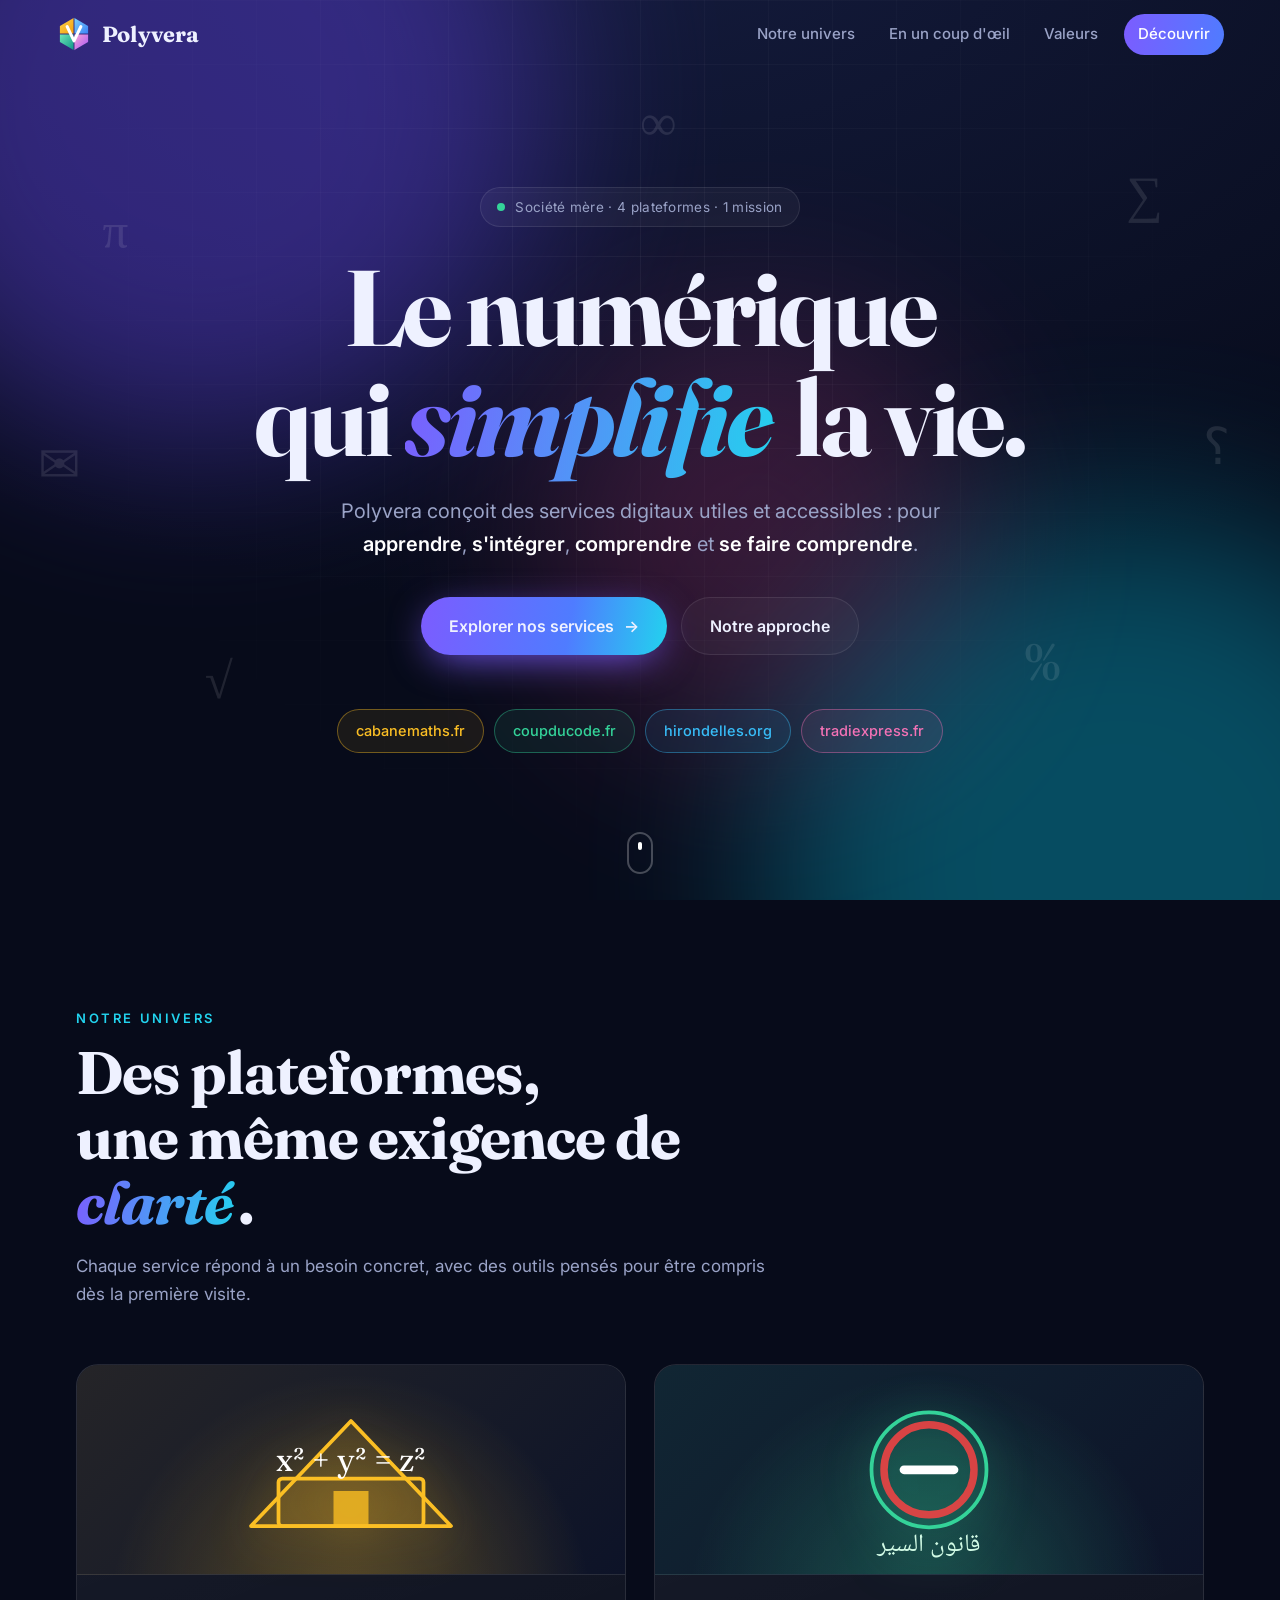
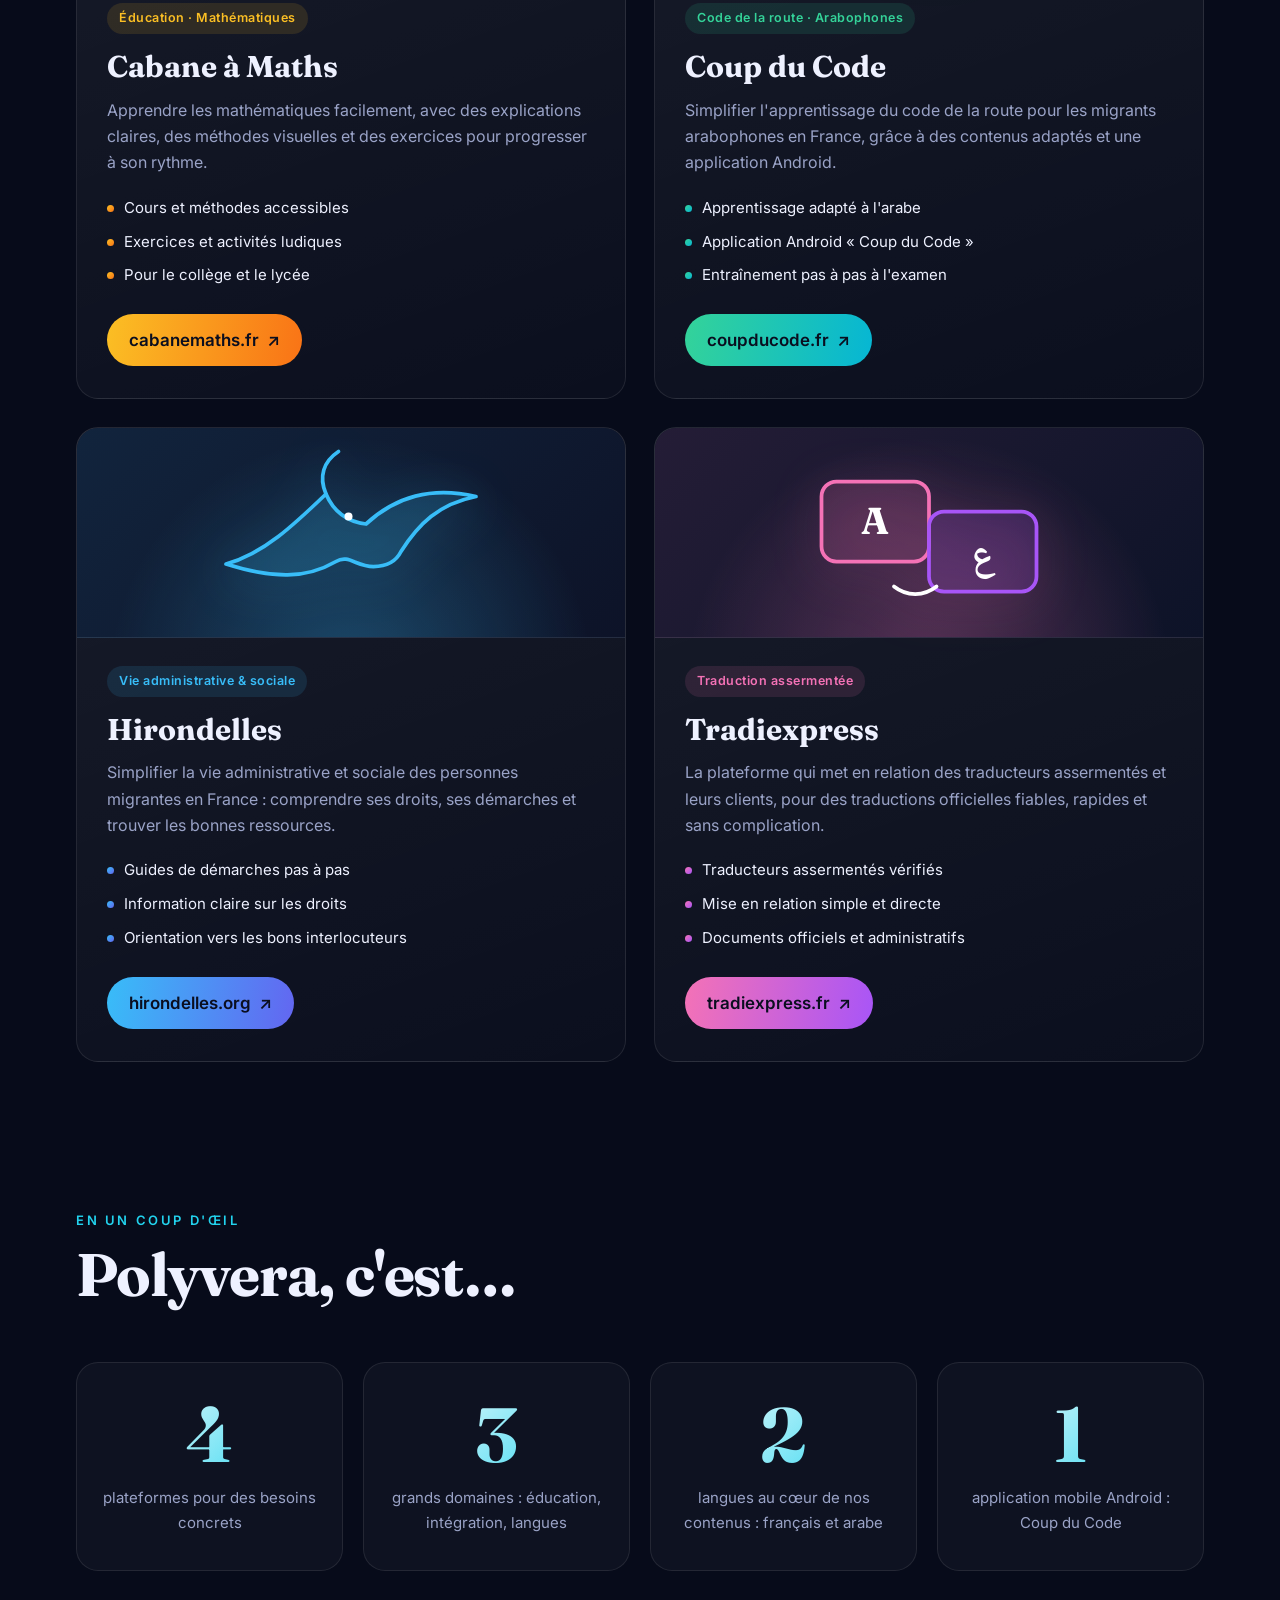
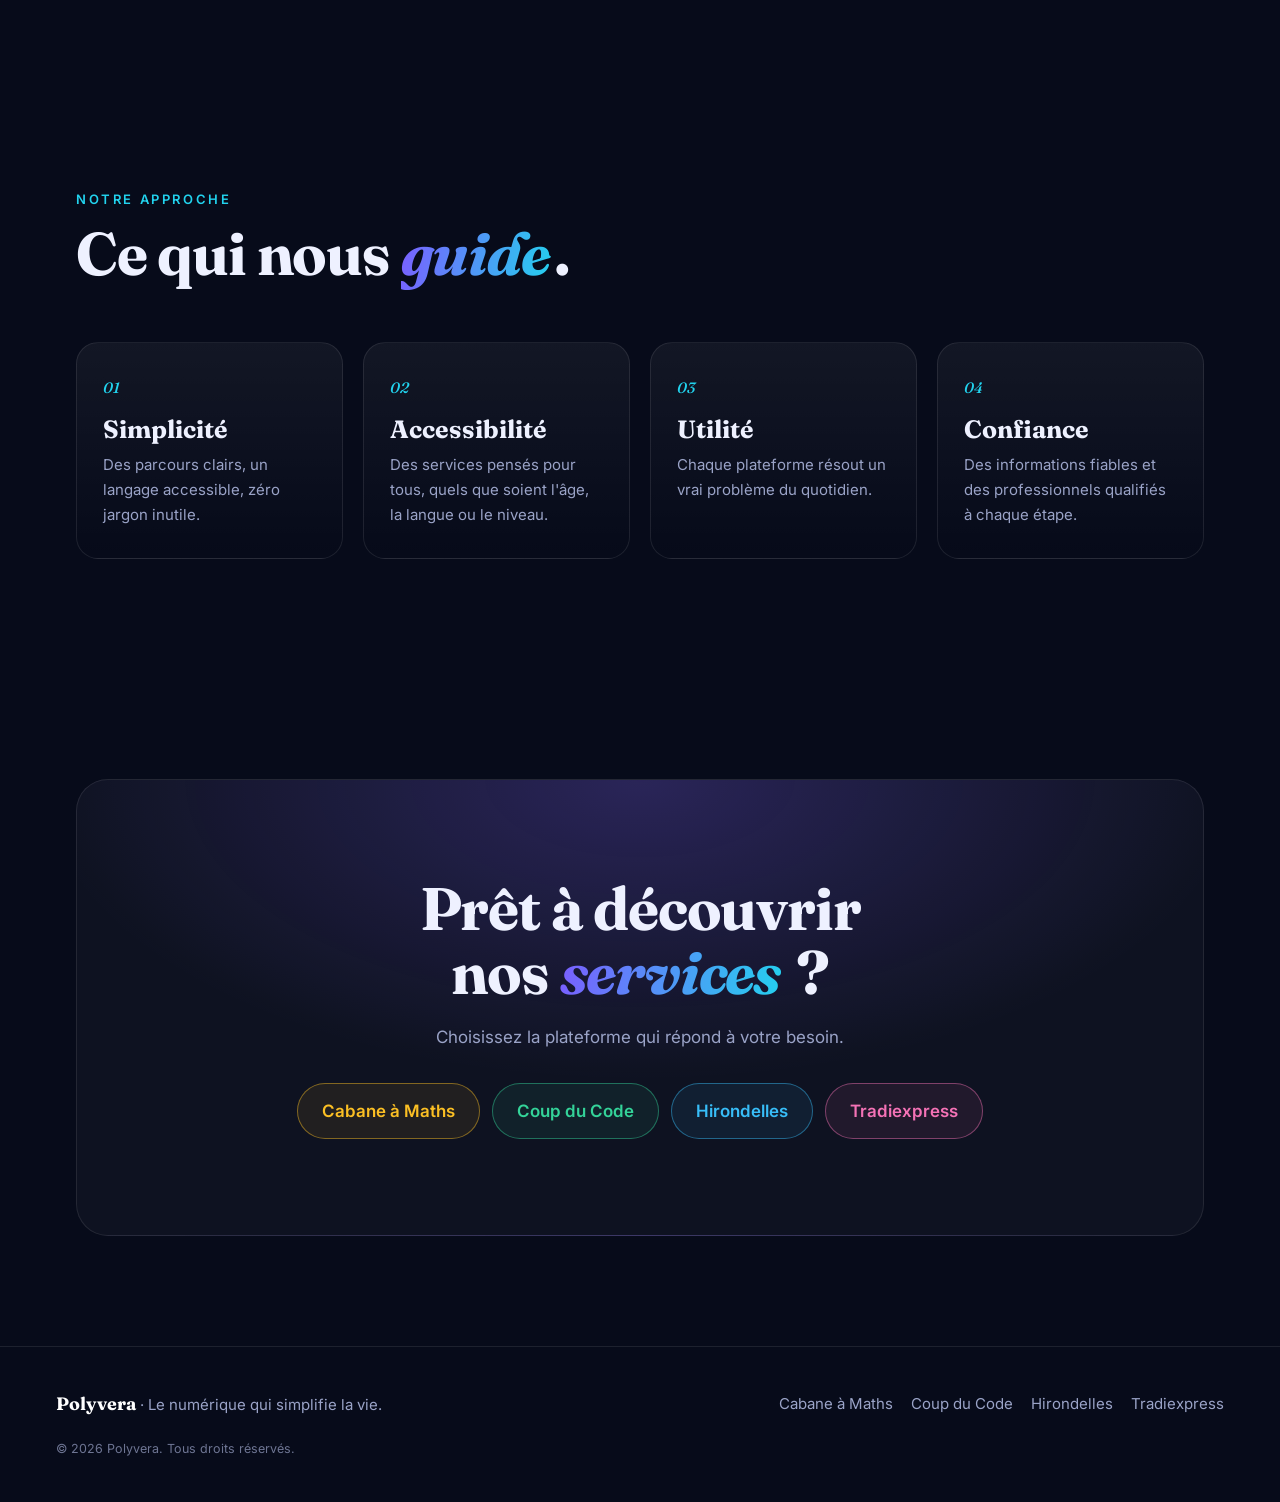
<file: index.html>
<!doctype html>
<html lang="fr">
<head>
<meta charset="utf-8">
<meta name="viewport" content="width=device-width, initial-scale=1">
<title>Polyvera — Le numérique qui simplifie la vie</title>
<meta name="description" content="Polyvera est la société mère de Cabane à Maths, Coup du Code, Hirondelles et Tradiexpress : des services digitaux pour apprendre, s'intégrer et communiquer plus simplement.">
<meta name="theme-color" content="#070b1a">
<meta property="og:title" content="Polyvera — Le numérique qui simplifie la vie">
<meta property="og:description" content="Quatre plateformes pour apprendre les maths, réussir le code de la route, faciliter les démarches et traduire en confiance.">
<meta property="og:type" content="website">
<meta property="og:image" content="logo/polyvera-logo-dark.png">
<link rel="icon" href="favicon.svg" type="image/svg+xml">
<link rel="preconnect" href="https://fonts.googleapis.com">
<link rel="preconnect" href="https://fonts.gstatic.com" crossorigin>
<link href="https://fonts.googleapis.com/css2?family=Fraunces:opsz,wght@9..144,500;9..144,700&family=Inter:wght@400;500;600;700&family=Noto+Naskh+Arabic:wght@500;700&display=swap" rel="stylesheet">
<link rel="stylesheet" href="styles.css">
</head>
<body>

<div class="aurora" aria-hidden="true"><span></span><span></span><span></span></div>

<header class="nav" id="nav">
  <a class="brand" href="#top" aria-label="Polyvera, accueil">
    <img src="logo/polyvera-icon.svg" width="36" height="36" alt="">
    <span>Polyvera</span>
  </a>
  <nav id="menu" aria-label="Navigation principale">
    <a href="#univers">Notre univers</a>
    <a href="#chiffres">En un coup d'œil</a>
    <a href="#valeurs">Valeurs</a>
    <a href="#contact" class="pill">Découvrir</a>
  </nav>
  <button class="burger" id="burger" aria-label="Ouvrir le menu" aria-expanded="false" aria-controls="menu"><i></i><i></i><i></i></button>
</header>

<main id="top">

<!-- HERO -->
<section class="hero">
  <div class="symbols" aria-hidden="true">
    <b style="--x:8%;--y:22%;--d:0s">π</b><b style="--x:88%;--y:18%;--d:-3s">∑</b>
    <b style="--x:16%;--y:72%;--d:-6s">√</b><b style="--x:80%;--y:70%;--d:-2s">%</b>
    <b style="--x:50%;--y:10%;--d:-5s">∞</b><b style="--x:94%;--y:46%;--d:-8s">؟</b>
    <b style="--x:3%;--y:48%;--d:-4s">✉</b>
  </div>
  <p class="eyebrow reveal"><span class="dot"></span><span>Société mère · <span data-sites-count>4</span> plateformes · 1 mission</span></p>
  <h1 class="reveal">Le numérique<br>qui <em>simplifie</em> la vie.</h1>
  <p class="lead reveal">Polyvera conçoit des services digitaux utiles et accessibles : pour <strong>apprendre</strong>, <strong>s'intégrer</strong>, <strong>comprendre</strong> et <strong>se faire comprendre</strong>.</p>
  <div class="cta reveal">
    <a class="btn primary" href="#univers">Explorer nos services <span aria-hidden="true">→</span></a>
    <a class="btn ghost" href="#valeurs">Notre approche</a>
  </div>

  <ul class="orbit reveal" id="orbit" aria-label="Nos plateformes"></ul>
  <a class="scroll" href="#univers" aria-label="Défiler"><span></span></a>
</section>

<!-- UNIVERS -->
<section class="section" id="univers">
  <div class="head reveal">
    <p class="kicker">Notre univers</p>
    <h2>Des plateformes,<br>une même exigence de <em>clarté</em>.</h2>
    <p>Chaque service répond à un besoin concret, avec des outils pensés pour être compris dès la première visite.</p>
  </div>

  <div class="cards" id="cards"></div>
</section>

<!-- CHIFFRES -->
<section class="section stats" id="chiffres">
  <div class="head reveal">
    <p class="kicker">En un coup d'œil</p>
    <h2>Polyvera, c'est…</h2>
  </div>
  <div class="grid4">
    <div class="stat reveal"><strong data-count="4" data-sites-count>0</strong><span>plateformes pour des besoins concrets</span></div>
    <div class="stat reveal"><strong data-count="3">0</strong><span>grands domaines : éducation, intégration, langues</span></div>
    <div class="stat reveal"><strong data-count="2">0</strong><span>langues au cœur de nos contenus : français et arabe</span></div>
    <div class="stat reveal"><strong data-count="1">0</strong><span>application mobile Android : Coup du Code</span></div>
  </div>
</section>

<!-- VALEURS -->
<section class="section" id="valeurs">
  <div class="head reveal">
    <p class="kicker">Notre approche</p>
    <h2>Ce qui nous <em>guide</em>.</h2>
  </div>
  <div class="values">
    <div class="value reveal"><i>01</i><h3>Simplicité</h3><p>Des parcours clairs, un langage accessible, zéro jargon inutile.</p></div>
    <div class="value reveal"><i>02</i><h3>Accessibilité</h3><p>Des services pensés pour tous, quels que soient l'âge, la langue ou le niveau.</p></div>
    <div class="value reveal"><i>03</i><h3>Utilité</h3><p>Chaque plateforme résout un vrai problème du quotidien.</p></div>
    <div class="value reveal"><i>04</i><h3>Confiance</h3><p>Des informations fiables et des professionnels qualifiés à chaque étape.</p></div>
  </div>
</section>

<!-- CONTACT -->
<section class="section" id="contact">
  <div class="final reveal">
    <h2>Prêt à découvrir<br>nos <em>services</em> ?</h2>
    <p>Choisissez la plateforme qui répond à votre besoin.</p>
    <div class="chips" id="chips"></div>
  </div>
</section>

</main>

<footer class="footer">
  <div><strong>Polyvera</strong> · Le numérique qui simplifie la vie.</div>
  <div class="links" id="footer-links"></div>
  <small>© <span id="year">2026</span> Polyvera. Tous droits réservés.</small>
</footer>

<script src="sites.js"></script>
<script src="script.js"></script>
</body>
</html>
</file>
<file: styles.css>
:root{
  --bg:#070b1a; --bg2:#0d1328; --ink:#eef1ff; --mute:#9aa3c7; --line:rgba(255,255,255,.09);
  --v:#7c5cff; --cy:#22d3ee;
  --serif:'Fraunces',Georgia,serif; --sans:'Inter',system-ui,-apple-system,Segoe UI,sans-serif;
  --r:22px;
}
*{box-sizing:border-box;margin:0;padding:0}
html{scroll-behavior:smooth;scroll-padding-top:80px}
body{background:var(--bg);color:var(--ink);font:400 17px/1.65 var(--sans);overflow-x:hidden;-webkit-font-smoothing:antialiased}
a{color:inherit;text-decoration:none}
ul{list-style:none}
em{font-style:italic;background:linear-gradient(100deg,var(--v),var(--cy));-webkit-background-clip:text;background-clip:text;color:transparent;padding-right:.08em}
:focus-visible{outline:2px solid var(--cy);outline-offset:3px;border-radius:6px}

/* Aurora */
.aurora{position:fixed;inset:0;z-index:-1;overflow:hidden;background:radial-gradient(1200px 700px at 50% -10%,#141b3d,var(--bg))}
.aurora span{position:absolute;width:55vmax;height:55vmax;border-radius:50%;filter:blur(90px);opacity:.38;animation:drift 22s ease-in-out infinite alternate}
.aurora span:nth-child(1){background:#6d4aff;top:-20vmax;left:-12vmax}
.aurora span:nth-child(2){background:#06b6d4;bottom:-25vmax;right:-15vmax;animation-delay:-8s}
.aurora span:nth-child(3){background:#ec4899;top:35%;left:42%;width:34vmax;height:34vmax;opacity:.2;animation-delay:-14s}
@keyframes drift{to{transform:translate(8vmax,6vmax) scale(1.15)}}
.aurora::after{content:"";position:absolute;inset:0;background-image:linear-gradient(var(--line) 1px,transparent 1px),linear-gradient(90deg,var(--line) 1px,transparent 1px);background-size:64px 64px;mask-image:radial-gradient(circle at 50% 30%,#000,transparent 70%);opacity:.5}

/* Nav */
.nav{position:fixed;top:0;left:0;right:0;z-index:50;display:flex;align-items:center;justify-content:space-between;padding:14px clamp(18px,5vw,56px);transition:.3s}
.nav.scrolled{background:rgba(7,11,26,.72);backdrop-filter:blur(16px);border-bottom:1px solid var(--line)}
.brand{display:flex;align-items:center;gap:10px;font:700 22px var(--serif);letter-spacing:.2px}
#menu{display:flex;align-items:center;gap:6px}
#menu a{padding:8px 14px;border-radius:99px;color:var(--mute);font-size:15px;font-weight:500;transition:.2s}
#menu a:hover{color:#fff;background:rgba(255,255,255,.06)}
#menu a.pill{color:#fff;background:linear-gradient(100deg,var(--v),#4f7cff);margin-left:6px}
.burger{display:none;background:none;border:0;width:42px;height:42px;cursor:pointer;flex-direction:column;justify-content:center;align-items:center;gap:5px}
.burger i{display:block;width:22px;height:2px;background:#fff;border-radius:2px;transition:.3s}
.burger[aria-expanded=true] i:nth-child(1){transform:translateY(7px) rotate(45deg)}
.burger[aria-expanded=true] i:nth-child(2){opacity:0}
.burger[aria-expanded=true] i:nth-child(3){transform:translateY(-7px) rotate(-45deg)}

/* Hero */
.hero{position:relative;min-height:100svh;display:flex;flex-direction:column;align-items:center;justify-content:center;text-align:center;padding:130px 20px 90px}
.eyebrow{display:inline-flex;align-items:center;gap:10px;padding:8px 16px;border:1px solid var(--line);border-radius:99px;background:rgba(255,255,255,.04);font-size:13.5px;color:var(--mute);letter-spacing:.3px}
.dot{width:8px;height:8px;border-radius:50%;background:#34d399;box-shadow:0 0 0 0 rgba(52,211,153,.7);animation:pulse 2s infinite}
@keyframes pulse{70%{box-shadow:0 0 0 10px rgba(52,211,153,0)}100%{box-shadow:0 0 0 0 rgba(52,211,153,0)}}
h1{font:700 clamp(44px,8.4vw,108px)/1.02 var(--serif);letter-spacing:-.025em;margin:26px 0 22px}
.lead{max-width:640px;color:var(--mute);font-size:clamp(17px,2vw,20px)}
.lead strong{color:#fff;font-weight:600}
.cta{display:flex;gap:14px;flex-wrap:wrap;justify-content:center;margin-top:36px}
.btn{display:inline-flex;align-items:center;gap:10px;padding:15px 28px;border-radius:99px;font-weight:600;font-size:16px;transition:.25s}
.btn.primary{background:linear-gradient(100deg,var(--v),#4f7cff 60%,var(--cy));box-shadow:0 10px 40px -10px var(--v)}
.btn.primary:hover{transform:translateY(-3px);box-shadow:0 16px 50px -8px var(--v)}
.btn.primary span{transition:.25s}.btn.primary:hover span{transform:translateX(4px)}
.btn.ghost{border:1px solid var(--line);background:rgba(255,255,255,.03)}
.btn.ghost:hover{background:rgba(255,255,255,.09)}
.orbit{display:flex;flex-wrap:wrap;gap:10px;justify-content:center;margin-top:54px}
.orbit a{display:block;padding:9px 18px;border-radius:99px;font-size:14.5px;font-weight:500;border:1px solid color-mix(in srgb,var(--c) 40%,transparent);color:var(--c);background:color-mix(in srgb,var(--c) 8%,transparent);transition:.25s}
.orbit a:hover{background:var(--c);color:#0a0e1f;transform:translateY(-3px)}
.symbols b{position:absolute;left:var(--x);top:var(--y);font:500 clamp(28px,4vw,54px) var(--serif);color:rgba(255,255,255,.1);animation:float 9s ease-in-out infinite;animation-delay:var(--d);user-select:none}
@keyframes float{50%{transform:translateY(-26px) rotate(8deg)}}
.scroll{position:absolute;bottom:26px;left:50%;width:26px;height:42px;margin-left:-13px;border:2px solid rgba(255,255,255,.25);border-radius:14px}
.scroll span{position:absolute;left:50%;top:8px;width:4px;height:8px;margin-left:-2px;border-radius:2px;background:#fff;animation:wheel 1.8s infinite}
@keyframes wheel{to{transform:translateY(14px);opacity:0}}

/* Sections */
.section{max-width:1240px;margin:0 auto;padding:110px clamp(18px,5vw,56px)}
.head{max-width:720px;margin-bottom:56px}
.kicker{font:600 13px var(--sans);letter-spacing:.2em;text-transform:uppercase;color:var(--cy);margin-bottom:14px}
h2{font:700 clamp(34px,5vw,60px)/1.08 var(--serif);letter-spacing:-.02em}
.head p:not(.kicker){margin-top:18px;color:var(--mute)}

/* Cards */
.cards{display:grid;grid-template-columns:repeat(2,1fr);gap:28px}
.card{--c:#fff;--c2:#fff;position:relative;display:flex;flex-direction:column;border-radius:var(--r);background:linear-gradient(160deg,rgba(255,255,255,.07),rgba(255,255,255,.02));border:1px solid var(--line);overflow:hidden;transform-style:preserve-3d;transition:transform .25s ease,border-color .3s,box-shadow .3s}
.card::before{content:"";position:absolute;inset:0;border-radius:inherit;background:radial-gradient(500px circle at var(--mx,50%) var(--my,0%),color-mix(in srgb,var(--c) 22%,transparent),transparent 45%);opacity:0;transition:opacity .3s;pointer-events:none}
.card:hover{border-color:color-mix(in srgb,var(--c) 55%,transparent);box-shadow:0 30px 80px -30px color-mix(in srgb,var(--c) 55%,transparent)}
.card:hover::before{opacity:1}
.visual{height:210px;display:grid;place-items:center;background:radial-gradient(circle at 50% 120%,color-mix(in srgb,var(--c) 30%,transparent),transparent 65%),linear-gradient(135deg,color-mix(in srgb,var(--c) 10%,var(--bg2)),var(--bg2));border-bottom:1px solid var(--line)}
.visual svg{width:min(76%,300px);height:auto;filter:drop-shadow(0 8px 24px color-mix(in srgb,var(--c) 40%,transparent));transition:transform .5s cubic-bezier(.2,.8,.2,1)}
.card:hover .visual svg{transform:scale(1.08) rotate(-2deg)}
.body{padding:28px 30px 32px;display:flex;flex-direction:column;flex:1}
.tag{align-self:flex-start;font-size:12.5px;font-weight:600;letter-spacing:.04em;padding:5px 12px;border-radius:99px;color:var(--c);background:color-mix(in srgb,var(--c) 12%,transparent);margin-bottom:16px}
h3{font:700 30px/1.15 var(--serif);margin-bottom:12px}
.body>p{color:var(--mute);font-size:16px}
.body ul{margin:20px 0 26px;display:grid;gap:9px;font-size:15px}
.body li{display:flex;gap:10px;align-items:flex-start}
.body li::before{content:"";flex:none;width:7px;height:7px;margin-top:9px;border-radius:50%;background:linear-gradient(135deg,var(--c),var(--c2))}
.visit{margin-top:auto;align-self:flex-start;display:inline-flex;gap:8px;font-weight:600;padding:12px 22px;border-radius:99px;color:#0a0e1f;background:linear-gradient(100deg,var(--c),var(--c2));transition:.25s}
.visit:hover{transform:translateY(-3px);filter:brightness(1.1)}

/* Stats */
.stats{padding-top:40px}
.grid4{display:grid;grid-template-columns:repeat(4,1fr);gap:20px}
.stat{padding:34px 26px;border-radius:var(--r);border:1px solid var(--line);background:rgba(255,255,255,.03);text-align:center}
.stat strong{display:block;font:700 clamp(54px,6vw,84px)/1 var(--serif);background:linear-gradient(135deg,#fff,var(--cy));-webkit-background-clip:text;background-clip:text;color:transparent}
.stat span{display:block;margin-top:12px;color:var(--mute);font-size:15px}

/* Values */
.values{display:grid;grid-template-columns:repeat(4,1fr);gap:20px}
.value{padding:30px 26px;border-radius:var(--r);border:1px solid var(--line);background:linear-gradient(180deg,rgba(255,255,255,.05),transparent);transition:.3s}
.value:hover{transform:translateY(-6px);border-color:rgba(124,92,255,.5)}
.value i{font:italic 500 15px var(--serif);color:var(--cy)}
.value h3{font-size:25px;margin:14px 0 10px}
.value p{color:var(--mute);font-size:15px}

/* Final */
.final{text-align:center;padding:clamp(48px,8vw,96px) 24px;border-radius:32px;border:1px solid var(--line);background:radial-gradient(600px 300px at 50% 0%,rgba(124,92,255,.25),transparent),rgba(255,255,255,.03)}
.final p{color:var(--mute);margin:18px 0 32px}
.chips{display:flex;flex-wrap:wrap;gap:12px;justify-content:center}
.chips a{padding:13px 24px;border-radius:99px;font-weight:600;color:var(--c);border:1px solid color-mix(in srgb,var(--c) 45%,transparent);background:color-mix(in srgb,var(--c) 8%,transparent);transition:.25s}
.chips a:hover{background:var(--c);color:#0a0e1f;transform:translateY(-3px)}

/* Footer */
.footer{border-top:1px solid var(--line);padding:42px clamp(18px,5vw,56px);display:flex;flex-wrap:wrap;gap:20px;justify-content:space-between;align-items:center;color:var(--mute);font-size:15px}
.footer strong{color:#fff;font-family:var(--serif);font-size:18px}
.footer .links{display:flex;flex-wrap:wrap;gap:18px}
.footer .links a:hover{color:#fff}
.footer small{width:100%;opacity:.7}

/* Reveal */
.reveal{opacity:0;transform:translateY(28px);transition:opacity .8s ease,transform .8s cubic-bezier(.2,.8,.2,1)}
.reveal.in{opacity:1;transform:none}
.card.reveal.in{transition:opacity .8s,transform .25s ease,border-color .3s,box-shadow .3s}

/* Responsive */
@media (max-width:980px){
  .grid4,.values{grid-template-columns:repeat(2,1fr)}
}
@media (max-width:760px){
  .burger{display:flex}
  #menu{position:fixed;top:0;right:0;height:100vh;width:min(300px,80vw);flex-direction:column;align-items:stretch;justify-content:center;gap:8px;padding:30px;background:rgba(10,14,31,.97);backdrop-filter:blur(20px);border-left:1px solid var(--line);transform:translateX(100%);transition:transform .35s ease}
  #menu.open{transform:none}
  #menu a{font-size:18px;padding:14px 18px}
  #menu a.pill{margin:10px 0 0;text-align:center}
  .burger{position:relative;z-index:60}
  .cards{grid-template-columns:1fr}
  .section{padding-top:80px;padding-bottom:80px}
  .symbols b:nth-child(n+5){display:none}
}
@media (max-width:480px){
  .grid4,.values{grid-template-columns:1fr}
  .body{padding:24px 22px 28px}
}
@media (prefers-reduced-motion:reduce){
  *,*::before,*::after{animation:none!important;transition:none!important;scroll-behavior:auto!important}
  .reveal{opacity:1;transform:none}
}
</file>
